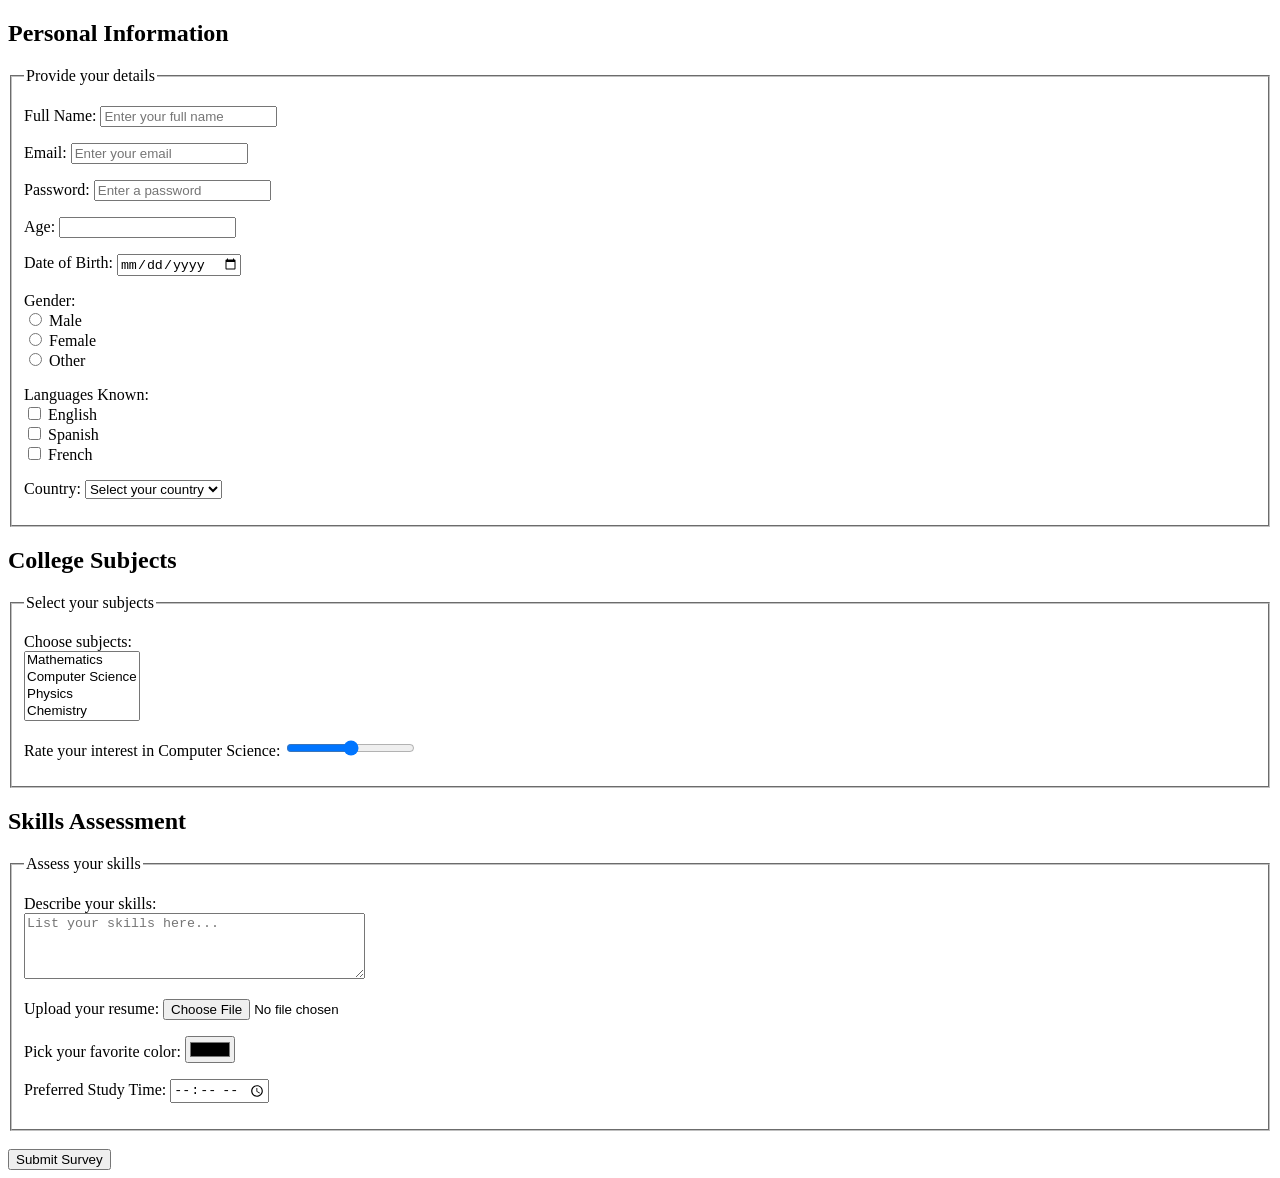
<file: lab4/index.html>
<!DOCTYPE html>
<html lang="en">
<head>
    <meta charset="UTF-8">
    <title>Student Survey Form</title>
</head>
<body>

    <form action="#" method="post" enctype="multipart/form-data">

      
        <h2>Personal Information</h2>
        <fieldset>
            <legend>Provide your details</legend>

            <p>
                <label for="fullname">Full Name:</label>
                <input type="text" id="fullname" name="fullname" placeholder="Enter your full name">
            </p>

            <p>
                <label for="email">Email:</label>
                <input type="email" id="email" name="email" placeholder="Enter your email">
            </p>

            <p>
                <label for="password">Password:</label>
                <input type="password" id="password" name="password" placeholder="Enter a password">
            </p>

            <p>
                <label for="age">Age:</label>
                <input type="number" id="age" name="age">
            </p>

            <p>
                <label for="dob">Date of Birth:</label>
                <input type="date" id="dob" name="dob">
            </p>

            <p>
                Gender:<br>
                <input type="radio" id="male" name="gender" value="male">
                <label for="male">Male</label><br>
                <input type="radio" id="female" name="gender" value="female">
                <label for="female">Female</label><br>
                <input type="radio" id="other" name="gender" value="other">
                <label for="other">Other</label>
            </p>

            <p>
                Languages Known:<br>
                <input type="checkbox" id="lang-en" name="languages" value="english">
                <label for="lang-en">English</label><br>
                <input type="checkbox" id="lang-es" name="languages" value="spanish">
                <label for="lang-es">Spanish</label><br>
                <input type="checkbox" id="lang-fr" name="languages" value="french">
                <label for="lang-fr">French</label>
            </p>

            <p>
                <label for="country">Country:</label>
                <select id="country" name="country">
                    <option value="" disabled selected>Select your country</option>
                    <option value="usa">USA</option>
                    <option value="ukraine">Ukraine</option>
                    <option value="uk">UK</option>
                </select>
            </p>
        </fieldset>

       
        <h2>College Subjects</h2>
        <fieldset>
            <legend>Select your subjects</legend>

            <p>
                <label for="subjects">Choose subjects:</label><br>
                <select id="subjects" name="subjects" multiple size="4">
                    <option value="math">Mathematics</option>
                    <option value="cs">Computer Science</option>
                    <option value="physics">Physics</option>
                    <option value="chemistry">Chemistry</option>
                    <option value="english">English</option>
                </select>
            </p>

            <p>
                <label for="interest">Rate your interest in Computer Science:</label>
                <input type="range" id="interest" name="interest" min="0" max="100">
            </p>
        </fieldset>

      
        <h2>Skills Assessment</h2>
        <fieldset>
            <legend>Assess your skills</legend>

            <p>
                <label for="skills">Describe your skills:</label><br>
                <textarea id="skills" name="skills" rows="4" cols="40" placeholder="List your skills here..."></textarea>
            </p>

            <p>
                <label for="resume">Upload your resume:</label>
                <input type="file" id="resume" name="resume">
            </p>

            <p>
                <label for="color">Pick your favorite color:</label>
                <input type="color" id="color" name="color">
            </p>

            <p>
                <label for="time">Preferred Study Time:</label>
                <input type="time" id="time" name="time">
            </p>
        </fieldset>

        <br>
        <input type="submit" value="Submit Survey">

    </form>

</body>
</html>
</file>
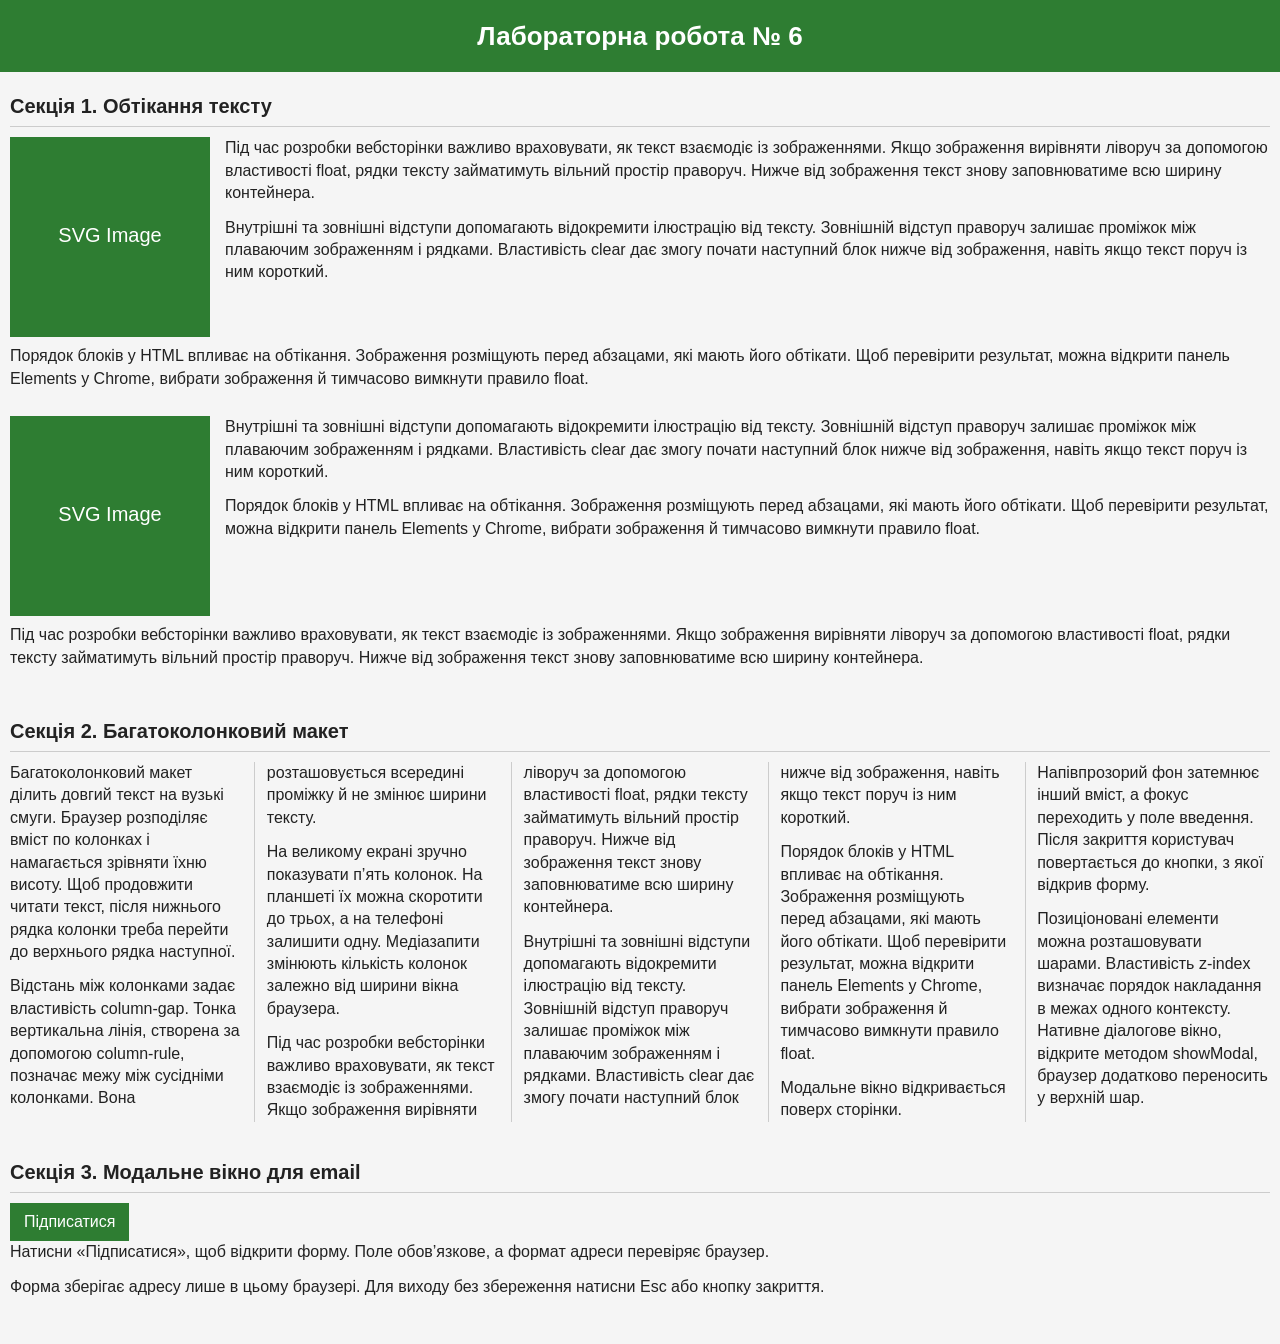
<file: lab6/index.html>
<!DOCTYPE html>
<html lang="uk">
<head>
  <meta charset="UTF-8">
  <meta name="viewport" content="width=device-width, initial-scale=1">
  <title>Лабораторна робота № 6</title>
  <link rel="stylesheet" href="css/styles.css">
</head>
<body>
  <header class="page-header">
    <h1>Лабораторна робота № 6</h1>
  </header>

  <main>
    <section aria-labelledby="float-title">
      <h2 id="float-title">Секція 1. Обтікання тексту</h2>
      <div class="float-example">
        <img class="float-image" src="img/image.svg" width="200" height="200" alt="Зелений квадрат із написом SVG Image">
        <p>Під час розробки вебсторінки важливо враховувати, як текст взаємодіє із зображеннями. Якщо зображення вирівняти ліворуч за допомогою властивості float, рядки тексту займатимуть вільний простір праворуч. Нижче від зображення текст знову заповнюватиме всю ширину контейнера.</p>
        <p>Внутрішні та зовнішні відступи допомагають відокремити ілюстрацію від тексту. Зовнішній відступ праворуч залишає проміжок між плаваючим зображенням і рядками. Властивість clear дає змогу почати наступний блок нижче від зображення, навіть якщо текст поруч із ним короткий.</p>
        <p class="after-float">Порядок блоків у HTML впливає на обтікання. Зображення розміщують перед абзацами, які мають його обтікати. Щоб перевірити результат, можна відкрити панель Elements у Chrome, вибрати зображення й тимчасово вимкнути правило float.</p>
      </div>
      <div class="float-example">
        <img class="float-image" src="img/image.svg" width="200" height="200" alt="Зелений квадрат із написом SVG Image">
        <p>Внутрішні та зовнішні відступи допомагають відокремити ілюстрацію від тексту. Зовнішній відступ праворуч залишає проміжок між плаваючим зображенням і рядками. Властивість clear дає змогу почати наступний блок нижче від зображення, навіть якщо текст поруч із ним короткий.</p>
        <p>Порядок блоків у HTML впливає на обтікання. Зображення розміщують перед абзацами, які мають його обтікати. Щоб перевірити результат, можна відкрити панель Elements у Chrome, вибрати зображення й тимчасово вимкнути правило float.</p>
        <p class="after-float">Під час розробки вебсторінки важливо враховувати, як текст взаємодіє із зображеннями. Якщо зображення вирівняти ліворуч за допомогою властивості float, рядки тексту займатимуть вільний простір праворуч. Нижче від зображення текст знову заповнюватиме всю ширину контейнера.</p>
      </div>
    </section>

    <section aria-labelledby="columns-title">
      <h2 id="columns-title">Секція 2. Багатоколонковий макет</h2>
      <div class="columns">
        <p>Багатоколонковий макет ділить довгий текст на вузькі смуги. Браузер розподіляє вміст по колонках і намагається зрівняти їхню висоту. Щоб продовжити читати текст, після нижнього рядка колонки треба перейти до верхнього рядка наступної.</p>
        <p>Відстань між колонками задає властивість column-gap. Тонка вертикальна лінія, створена за допомогою column-rule, позначає межу між сусідніми колонками. Вона розташовується всередині проміжку й не змінює ширини тексту.</p>
        <p>На великому екрані зручно показувати п’ять колонок. На планшеті їх можна скоротити до трьох, а на телефоні залишити одну. Медіазапити змінюють кількість колонок залежно від ширини вікна браузера.</p>
        <p>Під час розробки вебсторінки важливо враховувати, як текст взаємодіє із зображеннями. Якщо зображення вирівняти ліворуч за допомогою властивості float, рядки тексту займатимуть вільний простір праворуч. Нижче від зображення текст знову заповнюватиме всю ширину контейнера.</p>
        <p>Внутрішні та зовнішні відступи допомагають відокремити ілюстрацію від тексту. Зовнішній відступ праворуч залишає проміжок між плаваючим зображенням і рядками. Властивість clear дає змогу почати наступний блок нижче від зображення, навіть якщо текст поруч із ним короткий.</p>
        <p>Порядок блоків у HTML впливає на обтікання. Зображення розміщують перед абзацами, які мають його обтікати. Щоб перевірити результат, можна відкрити панель Elements у Chrome, вибрати зображення й тимчасово вимкнути правило float.</p>
        <p>Модальне вікно відкривається поверх сторінки. Напівпрозорий фон затемнює інший вміст, а фокус переходить у поле введення. Після закриття користувач повертається до кнопки, з якої відкрив форму.</p>
        <p>Позиціоновані елементи можна розташовувати шарами. Властивість z-index визначає порядок накладання в межах одного контексту. Нативне діалогове вікно, відкрите методом showModal, браузер додатково переносить у верхній шар.</p>
      </div>
    </section>

    <section aria-labelledby="modal-title">
      <h2 id="modal-title">Секція 3. Модальне вікно для email</h2>
      <button type="button" id="subscribe">Підписатися</button>
      <p id="subscription-status" role="status"></p>
      <p>Натисни «Підписатися», щоб відкрити форму. Поле обов’язкове, а формат адреси перевіряє браузер.</p>
      <p>Форма зберігає адресу лише в цьому браузері. Для виходу без збереження натисни Esc або кнопку закриття.</p>
    </section>
  </main>

  <dialog id="email-dialog" aria-labelledby="email-label">
    <form id="email-form">
      <button class="close-dialog" type="button" aria-label="Закрити">×</button>
      <label id="email-label" for="email">Введіть вашу електронну пошту</label>
      <div class="form-row">
        <input type="email" id="email" name="email" autocomplete="email" required autofocus>
        <button type="submit">Зберегти</button>
      </div>
      <p id="form-error" role="alert"></p>
    </form>
  </dialog>

  <script>
    const dialog = document.querySelector('#email-dialog');
    const form = document.querySelector('#email-form');
    const email = document.querySelector('#email');
    const formError = document.querySelector('#form-error');
    const status = document.querySelector('#subscription-status');
    const storageKey = 'lab6.subscriptionEmail';

    document.querySelector('#subscribe').addEventListener('click', () => {
      formError.textContent = '';
      try {
        email.value = localStorage.getItem(storageKey) || email.value;
      } catch {
        // The form can still open if the browser blocks local storage.
      }
      dialog.showModal();
    });

    document.querySelector('.close-dialog').addEventListener('click', () => {
      dialog.close();
    });

    form.addEventListener('submit', (event) => {
      event.preventDefault();

      try {
        localStorage.setItem(storageKey, email.value);
      } catch {
        formError.textContent = 'Браузер не дозволив зберегти адресу.';
        return;
      }

      status.textContent = 'Адресу збережено в цьому браузері.';
      dialog.close();
    });
  </script>
</body>
</html>
</file>
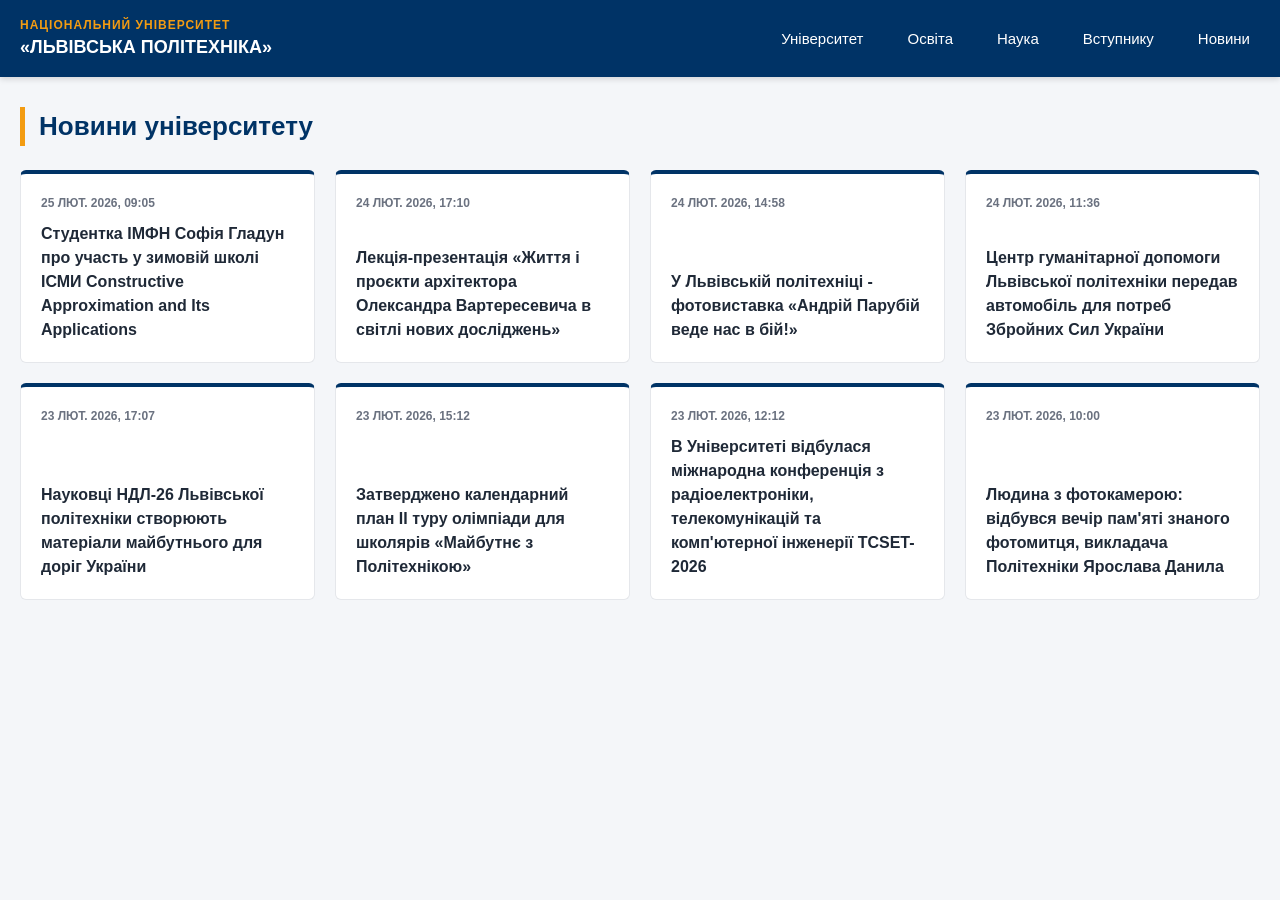
<file: lab7/index.html>
<!DOCTYPE html>
<html lang="uk">
<head>
  <meta charset="UTF-8">
  <meta name="viewport" content="width=device-width, initial-scale=1.0">
  <title>Лабораторна робота №7 — Новини університету (ЛПНУ)</title>
  <link rel="stylesheet" href="css/styles.css">
</head>
<body>

  <!-- Варіант 1: header#events_container | Варіант 2: header#hero_container | Варіант 3: header#featured_container -->
  <header id="hero_container">
    <div class="header-wrapper">
      <a href="#" class="logo">
        <span class="logo-title">НАЦІОНАЛЬНИЙ УНІВЕРСИТЕТ</span>
        <span class="logo-subtitle">«ЛЬВІВСЬКА ПОЛІТЕХНІКА»</span>
      </a>
      <nav class="main-nav">
        <ul>
          <li><a href="#">Університет</a></li>
          <li><a href="#">Освіта</a></li>
          <li><a href="#">Наука</a></li>
          <li><a href="#">Вступнику</a></li>
          <li><a href="#news">Новини</a></li>
        </ul>
      </nav>
    </div>
  </header>

  <main id="news">
    <div class="main-container">
      <h1 class="section-title">Новини університету</h1>

      <div class="news-grid">
        <article class="news-card">
          <div class="news-date">25 ЛЮТ. 2026, 09:05</div>
          <h2 class="news-title">
            <a href="#">Студентка ІМФН Софія Гладун про участь у зимовій школі ІСМИ Constructive Approximation and Its Applications</a>
          </h2>
        </article>

        <article class="news-card">
          <div class="news-date">24 ЛЮТ. 2026, 17:10</div>
          <h2 class="news-title">
            <a href="#">Лекція-презентація «Життя і проєкти архітектора Олександра Вартересевича в світлі нових досліджень»</a>
          </h2>
        </article>

        <article class="news-card">
          <div class="news-date">24 ЛЮТ. 2026, 14:58</div>
          <h2 class="news-title">
            <a href="#">У Львівській політехніці - фотовиставка «Андрій Парубій веде нас в бій!»</a>
          </h2>
        </article>

        <article class="news-card">
          <div class="news-date">24 ЛЮТ. 2026, 11:36</div>
          <h2 class="news-title">
            <a href="#">Центр гуманітарної допомоги Львівської політехніки передав автомобіль для потреб Збройних Сил України</a>
          </h2>
        </article>

        <article class="news-card">
          <div class="news-date">23 ЛЮТ. 2026, 17:07</div>
          <h2 class="news-title">
            <a href="#">Науковці НДЛ-26 Львівської політехніки створюють матеріали майбутнього для доріг України</a>
          </h2>
        </article>

        <article class="news-card">
          <div class="news-date">23 ЛЮТ. 2026, 15:12</div>
          <h2 class="news-title">
            <a href="#">Затверджено календарний план ІІ туру олімпіади для школярів «Майбутнє з Політехнікою»</a>
          </h2>
        </article>

        <article class="news-card">
          <div class="news-date">23 ЛЮТ. 2026, 12:12</div>
          <h2 class="news-title">
            <a href="#">В Університеті відбулася міжнародна конференція з радіоелектроніки, телекомунікацій та комп'ютерної інженерії TCSET-2026</a>
          </h2>
        </article>

        <article class="news-card">
          <div class="news-date">23 ЛЮТ. 2026, 10:00</div>
          <h2 class="news-title">
            <a href="#">Людина з фотокамерою: відбувся вечір пам'яті знаного фотомитця, викладача Політехніки Ярослава Данила</a>
          </h2>
        </article>
      </div>
    </div>
  </main>

</body>
</html>
</file>
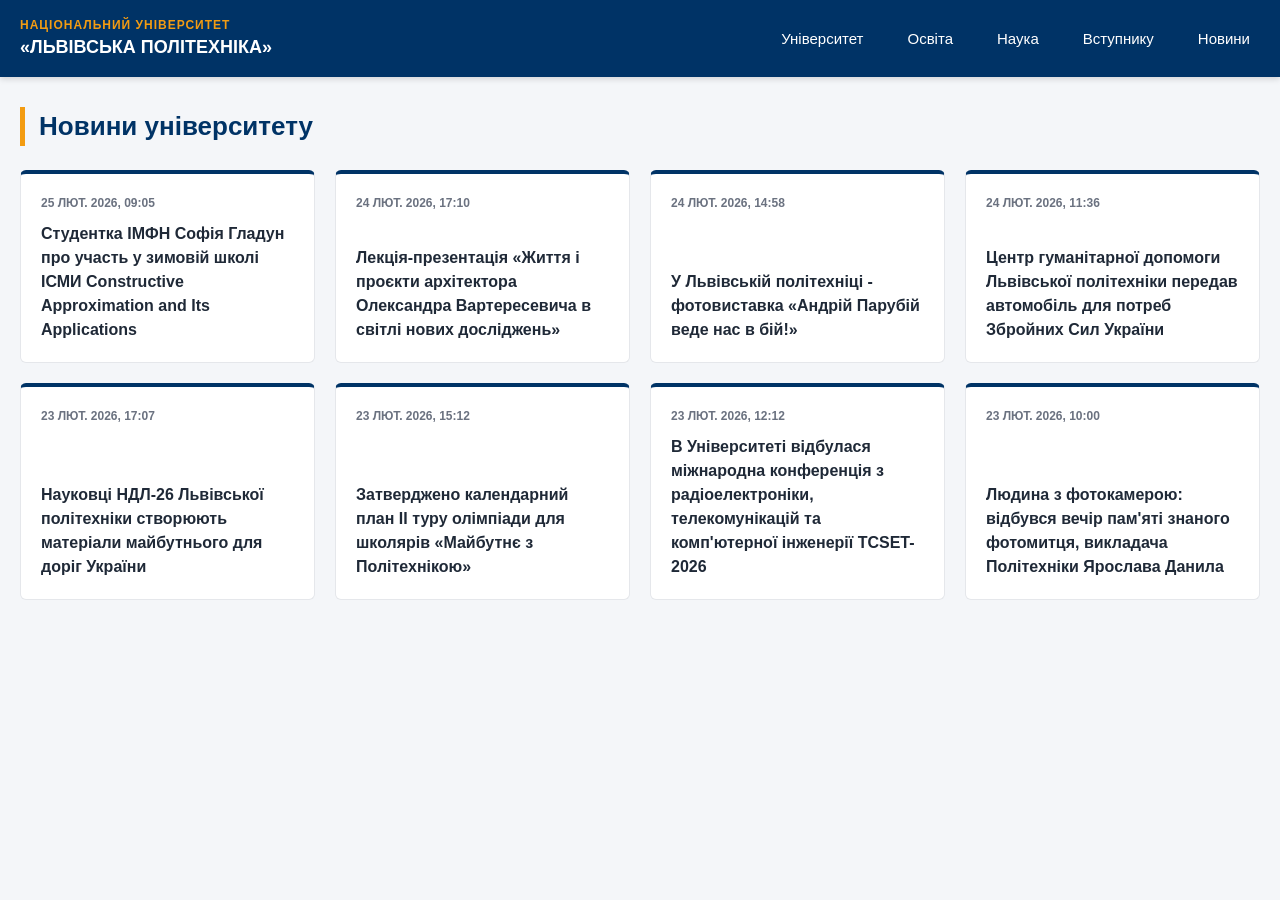
<file: lab8/index.html>
<!DOCTYPE html>
<html lang="uk">
<head>
  <meta charset="UTF-8">
  <meta name="viewport" content="width=device-width, initial-scale=1.0">
  <title>Лабораторна робота №8 — SCSS (ЛПНУ)</title>
  <link rel="stylesheet" href="css/styles.css">
</head>
<body>

  <header id="hero_container">
    <div class="header-wrapper">
      <a href="#" class="logo">
        <span class="logo-title">НАЦІОНАЛЬНИЙ УНІВЕРСИТЕТ</span>
        <span class="logo-subtitle">«ЛЬВІВСЬКА ПОЛІТЕХНІКА»</span>
      </a>
      <nav class="main-nav">
        <ul>
          <li><a href="#">Університет</a></li>
          <li><a href="#">Освіта</a></li>
          <li><a href="#">Наука</a></li>
          <li><a href="#">Вступнику</a></li>
          <li><a href="#news">Новини</a></li>
        </ul>
      </nav>
    </div>
  </header>

  <main id="news">
    <div class="main-container">
      <h1 class="section-title">Новини університету</h1>

      <div class="news-grid">
        <article class="news-card">
          <div class="news-date">25 ЛЮТ. 2026, 09:05</div>
          <h2 class="news-title">
            <a href="#">Студентка ІМФН Софія Гладун про участь у зимовій школі ІСМИ Constructive Approximation and Its Applications</a>
          </h2>
        </article>

        <article class="news-card">
          <div class="news-date">24 ЛЮТ. 2026, 17:10</div>
          <h2 class="news-title">
            <a href="#">Лекція-презентація «Життя і проєкти архітектора Олександра Вартересевича в світлі нових досліджень»</a>
          </h2>
        </article>

        <article class="news-card">
          <div class="news-date">24 ЛЮТ. 2026, 14:58</div>
          <h2 class="news-title">
            <a href="#">У Львівській політехніці - фотовиставка «Андрій Парубій веде нас в бій!»</a>
          </h2>
        </article>

        <article class="news-card">
          <div class="news-date">24 ЛЮТ. 2026, 11:36</div>
          <h2 class="news-title">
            <a href="#">Центр гуманітарної допомоги Львівської політехніки передав автомобіль для потреб Збройних Сил України</a>
          </h2>
        </article>

        <article class="news-card">
          <div class="news-date">23 ЛЮТ. 2026, 17:07</div>
          <h2 class="news-title">
            <a href="#">Науковці НДЛ-26 Львівської політехніки створюють матеріали майбутнього для доріг України</a>
          </h2>
        </article>

        <article class="news-card">
          <div class="news-date">23 ЛЮТ. 2026, 15:12</div>
          <h2 class="news-title">
            <a href="#">Затверджено календарний план ІІ туру олімпіади для школярів «Майбутнє з Політехнікою»</a>
          </h2>
        </article>

        <article class="news-card">
          <div class="news-date">23 ЛЮТ. 2026, 12:12</div>
          <h2 class="news-title">
            <a href="#">В Університеті відбулася міжнародна конференція з радіоелектроніки, телекомунікацій та комп'ютерної інженерії TCSET-2026</a>
          </h2>
        </article>

        <article class="news-card">
          <div class="news-date">23 ЛЮТ. 2026, 10:00</div>
          <h2 class="news-title">
            <a href="#">Людина з фотокамерою: відбувся вечір пам'яті знаного фотомитця, викладача Політехніки Ярослава Данила</a>
          </h2>
        </article>
      </div>
    </div>
  </main>

</body>
</html>
</file>
<file: lab6/css/styles.css>
* {
  box-sizing: border-box;
}

body {
  margin: 0;
  color: #222;
  background-color: #f5f5f5;
  font: 16px/1.4 Arial, sans-serif;
}

/* Липка шапка залишається над текстом під час прокручування. */
.page-header {
  position: sticky;
  top: 0;
  z-index: 10;
  padding: 18px 10px;
  background-color: #2e7d32;
  color: #fff;
  text-align: center;
}

h1 {
  margin: 0;
  font-size: 26px;
}

main {
  padding: 10px;
}

section {
  margin-bottom: 36px;
}

h2 {
  margin: 10px 0;
  padding-bottom: 6px;
  border-bottom: 1px solid #ccc;
  font-size: 20px;
}

p {
  margin: 0 0 12px;
}

/* Текст обтікає зображення. Абзац із clear починається під ним. */
.float-example {
  display: flow-root;
  margin-bottom: 14px;
}

.float-image {
  float: left;
  width: min(200px, 42%);
  height: auto;
  margin: 0 15px 8px 0;
}

.after-float {
  clear: both;
}

/* На вузьких екранах зменшуємо кількість колонок. */
.columns {
  column-count: 5;
  column-gap: 24px;
  column-rule: 1px solid #ccc;
}

button {
  padding: 8px 14px;
  border: 0;
  background-color: #2e7d32;
  color: #fff;
  font: inherit;
  cursor: pointer;
}

#subscription-status:not(:empty) {
  margin: 10px 0;
  color: #246228;
}

#subscription-status:empty,
#form-error:empty {
  display: none;
}

/* Фіксоване вікно по центру. showModal() піднімає його у верхній шар. */
dialog {
  position: fixed;
  inset: 0;
  z-index: 100;
  width: min(720px, calc(100% - 32px));
  height: min(740px, calc(100% - 32px));
  max-width: none;
  max-height: none;
  margin: auto;
  padding: 15px clamp(16px, 4vw, 44px);
  border: 1px solid #ddd;
  border-radius: 4px;
  background-color: #fff;
}

dialog::backdrop {
  background-color: rgba(0, 0, 0, 0.5);
}

.close-dialog {
  position: absolute;
  top: 6px;
  right: 6px;
  padding: 0 8px;
  background-color: transparent;
  color: #222;
  font-size: 22px;
}

label {
  display: block;
  margin: 0 24px 8px;
  text-align: center;
}

.form-row {
  display: flex;
  flex-wrap: wrap;
  gap: 6px;
  align-items: center;
}

input[type="email"] {
  flex: 1 1 180px;
  min-width: 0;
  padding: 6px;
  border: 1px solid #555;
  font: inherit;
}

#form-error {
  margin-top: 8px;
  color: #a52822;
}

@media (max-width: 1050px) {
  .columns {
    column-count: 3;
  }
}

@media (max-width: 650px) {
  .columns {
    column-count: 1;
  }
}
</file>
<file: lab7/css/styles.css>
* {
  box-sizing: border-box;
  margin: 0;
  padding: 0;
}

body {
  font-family: 'Segoe UI', Tahoma, Geneva, Verdana, sans-serif;
  background-color: #f4f6f9;
  color: #1f2937;
  line-height: 1.5;
}

/* --- HEADER (Flexbox) --- */
header#hero_container {
  background-color: #003366;
  color: #ffffff;
  padding: 16px 20px;
  box-shadow: 0 2px 6px rgba(0, 0, 0, 0.15);
}

.header-wrapper {
  max-width: 1280px;
  margin: 0 auto;
  display: flex;
  flex-direction: column;
  align-items: center;
  justify-content: space-between;
  gap: 15px;
}

.logo {
  display: flex;
  flex-direction: column;
  text-decoration: none;
  color: #ffffff;
  text-align: center;
  transition: opacity 0.3s ease;
}

.logo:hover {
  opacity: 0.85;
}

.logo-title {
  font-size: 12px;
  letter-spacing: 1px;
  color: #f39c12;
  font-weight: 700;
}

.logo-subtitle {
  font-size: 18px;
  font-weight: 700;
}

.main-nav ul {
  list-style: none;
  display: flex;
  flex-wrap: wrap;
  justify-content: center;
  gap: 12px;
}

.main-nav a {
  color: #ffffff;
  text-decoration: none;
  font-size: 15px;
  font-weight: 500;
  padding: 6px 10px;
  border-radius: 4px;
  transition: background-color 0.3s ease, color 0.3s ease;
}

.main-nav a:hover {
  background-color: rgba(255, 255, 255, 0.12);
  color: #f39c12;
}

/* --- MAIN & NEWS GRID --- */
.main-container {
  max-width: 1280px;
  margin: 30px auto;
  padding: 0 20px;
}

.section-title {
  font-size: 26px;
  color: #003366;
  margin-bottom: 24px;
  padding-left: 14px;
  border-left: 5px solid #f39c12;
}

/* Анімація появи карток */
@keyframes fadeInUp {
  from {
    opacity: 0;
    transform: translateY(15px);
  }
  to {
    opacity: 1;
    transform: translateY(0);
  }
}

/* Mobile (до 767px) — 1 колонка */
.news-grid {
  display: grid;
  grid-template-columns: 1fr;
  gap: 20px;
}

.news-card {
  background-color: #ffffff;
  border: 1px solid #e5e7eb;
  border-top: 4px solid #003366;
  border-radius: 6px;
  padding: 20px;
  display: flex;
  flex-direction: column;
  justify-content: space-between;
  animation: fadeInUp 0.5s ease forwards;
  transition: transform 0.25s ease, box-shadow 0.25s ease, border-top-color 0.25s ease;
}

.news-card:hover {
  transform: translateY(-5px);
  box-shadow: 0 10px 20px rgba(0, 51, 102, 0.12);
  border-top-color: #f39c12;
}

.news-date {
  font-size: 12px;
  font-weight: 700;
  color: #6b7280;
  margin-bottom: 10px;
  text-transform: uppercase;
}

.news-title {
  font-size: 16px;
  font-weight: 600;
}

.news-title a {
  color: #1f2937;
  text-decoration: none;
  transition: color 0.25s ease;
}

.news-title a:hover {
  color: #003366;
}

/* --- МЕДІА-ЗАПИТИ (п. 3.7) --- */

/* Tablet: 768px – 1023px — 2 колонки */
@media (min-width: 768px) and (max-width: 1023px) {
  .header-wrapper {
    flex-direction: row;
  }

  .logo {
    text-align: left;
  }

  .news-grid {
    grid-template-columns: repeat(2, 1fr);
  }
}

/* Desktop: 1024px і більше — 4 колонки */
@media (min-width: 1024px) {
  .header-wrapper {
    flex-direction: row;
  }

  .logo {
    text-align: left;
  }

  .main-nav ul {
    gap: 24px;
  }

  .news-grid {
    grid-template-columns: repeat(4, 1fr);
  }
}
</file>
<file: lab8/css/styles.css>
* {
  box-sizing: border-box;
  margin: 0;
  padding: 0;
}

body {
  font-family: "Segoe UI", Tahoma, Geneva, Verdana, sans-serif;
  font-size: 16px;
  background-color: #f4f6f9;
  color: #1f2937;
  line-height: 1.5;
}

header#hero_container {
  background-color: #003366;
  color: #ffffff;
  padding: 16px 20px;
  box-shadow: 0 2px 6px rgba(0, 0, 0, 0.15);
}
header#hero_container .header-wrapper {
  max-width: 1280px;
  margin: 0 auto;
  display: flex;
  flex-direction: column;
  align-items: center;
  justify-content: space-between;
  gap: 15px;
}
@media (min-width: 768px) {
  header#hero_container .header-wrapper {
    flex-direction: row;
  }
}
header#hero_container .logo {
  display: flex;
  flex-direction: column;
  text-decoration: none;
  color: #ffffff;
  text-align: center;
  transition: opacity 0.3s ease;
}
@media (min-width: 768px) {
  header#hero_container .logo {
    text-align: left;
  }
}
header#hero_container .logo:hover {
  opacity: 0.85;
}
header#hero_container .logo .logo-title {
  font-size: 12px;
  letter-spacing: 1px;
  color: #f39c12;
  font-weight: 700;
}
header#hero_container .logo .logo-subtitle {
  font-size: 18px;
  font-weight: 700;
}
header#hero_container .main-nav ul {
  list-style: none;
  display: flex;
  flex-wrap: wrap;
  justify-content: center;
  gap: 12px;
}
@media (min-width: 1024px) {
  header#hero_container .main-nav ul {
    gap: 24px;
  }
}
header#hero_container .main-nav ul li a {
  color: #ffffff;
  text-decoration: none;
  font-size: 15px;
  font-weight: 500;
  padding: 6px 10px;
  border-radius: 4px;
  transition: background-color 0.3s ease, color 0.3s ease;
}
header#hero_container .main-nav ul li a:hover {
  background-color: rgba(255, 255, 255, 0.12);
  color: #f39c12;
}

@keyframes fadeInUp {
  from {
    opacity: 0;
    transform: translateY(15px);
  }
  to {
    opacity: 1;
    transform: translateY(0);
  }
}
.main-container {
  max-width: 1280px;
  margin: 30px auto;
  padding: 0 20px;
}
.main-container .section-title {
  font-size: 26px;
  color: #003366;
  margin-bottom: 24px;
  padding-left: 14px;
  border-left: 5px solid #f39c12;
}
.main-container .news-grid {
  display: grid;
  grid-template-columns: 1fr;
  gap: 20px;
}
@media (min-width: 768px) {
  .main-container .news-grid {
    grid-template-columns: repeat(2, 1fr);
  }
}
@media (min-width: 1024px) {
  .main-container .news-grid {
    grid-template-columns: repeat(4, 1fr);
  }
}
.main-container .news-card {
  background-color: #ffffff;
  border: 1px solid #e5e7eb;
  border-top: 4px solid #003366;
  border-radius: 6px;
  padding: 20px;
  display: flex;
  flex-direction: column;
  justify-content: space-between;
  animation: fadeInUp 0.5s ease forwards;
  transition: transform 0.25s ease, box-shadow 0.25s ease, border-top-color 0.25s ease;
}
.main-container .news-card:hover {
  transform: translateY(-5px);
  box-shadow: 0 10px 20px rgba(0, 51, 102, 0.12);
  border-top-color: #f39c12;
}
.main-container .news-card .news-date {
  font-size: 12px;
  font-weight: 700;
  color: #6b7280;
  margin-bottom: 10px;
  text-transform: uppercase;
}
.main-container .news-card .news-title {
  font-size: 16px;
  font-weight: 600;
}
.main-container .news-card .news-title a {
  color: #1f2937;
  text-decoration: none;
  transition: color 0.25s ease;
}
.main-container .news-card .news-title a:hover {
  color: #003366;
}

/*# sourceMappingURL=styles.css.map */
</file>
